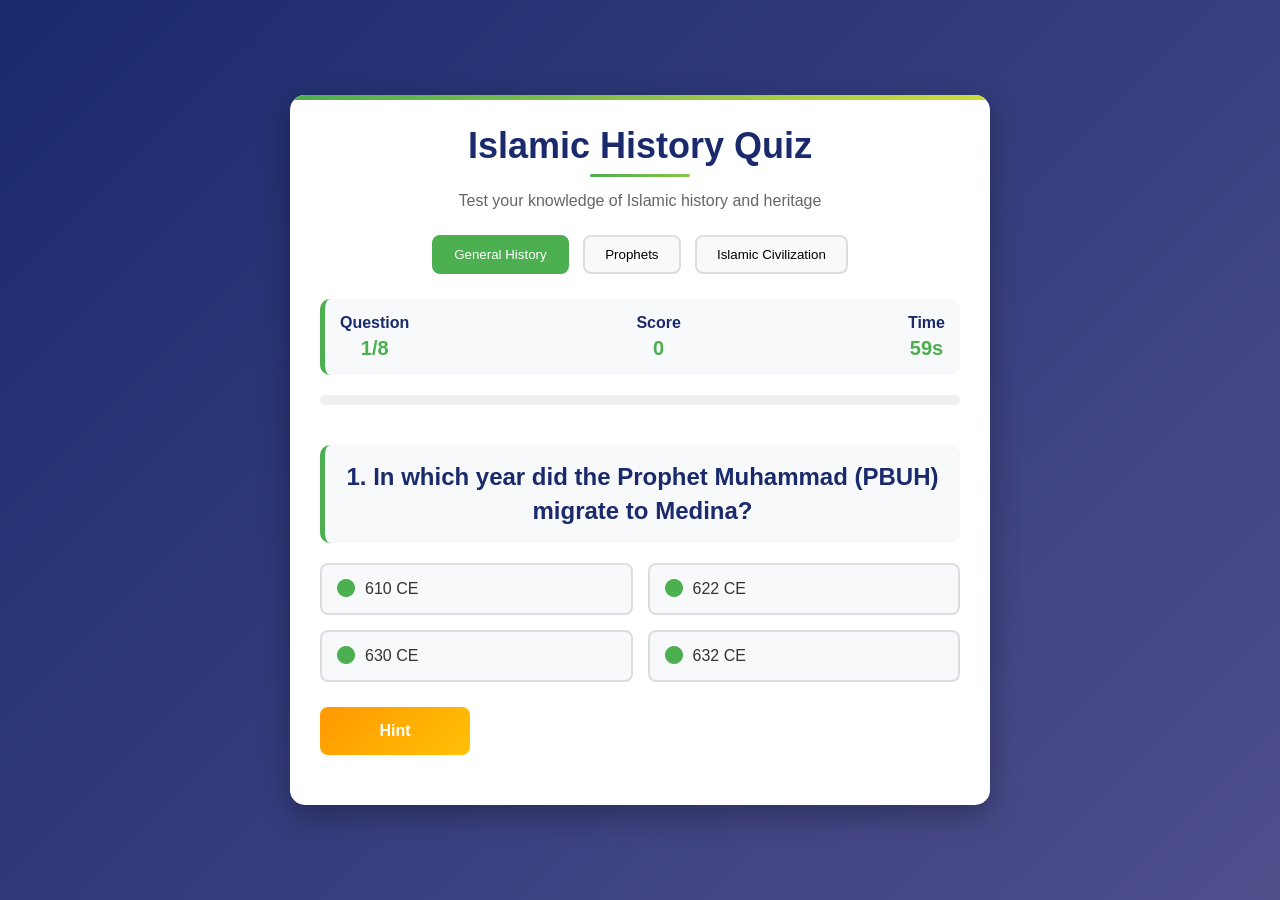
<file: app/index.html>
<!DOCTYPE html>
<html lang="en">
<head>
    <meta charset="UTF-8">
    <meta name="viewport" content="width=device-width, initial-scale=1.0">
    <title>Islamic History Quiz</title>
    <link rel="stylesheet" href="https://cdnjs.cloudflare.com/ajax/libs/font-awesome/6.4.0/css/all.min.css">
   <link rel="stylesheet" href="style.css">
</head>
<body>
   <div class="app">
    <div class="header">
        <h1>Islamic History Quiz</h1>
        <p>Test your knowledge of Islamic history and heritage</p>
    </div>

    <div class="category-selector">
        <button class="category-btn active" data-category="general">General History</button>
        <button class="category-btn" data-category="prophets">Prophets</button>
        <button class="category-btn" data-category="civilization">Islamic Civilization</button>
    </div>

    <div class="quiz-info">
        <div class="info-item">
            <h3>Question</h3>
            <p id="question-number">1/10</p>
        </div>
        <div class="info-item">
            <h3>Score</h3>
            <p id="score">0</p>
        </div>
        <div class="info-item">
            <h3>Time</h3>
            <p id="timer">60s</p>
        </div>
    </div>

    <div class="progress">
        <div class="progress-bar" id="progress-bar"></div>
    </div>

    <div class="hint-container" id="hint-container">
        <p id="hint-text"></p>
    </div>

    <div class="quiz">
        <h2 id="question">Question goes here</h2>
        <div id="answer-buttons">
            <button class="btn"><i class="fas fa-circle"></i>Answer 1</button>
            <button class="btn"><i class="fas fa-circle"></i>Answer 2</button>
            <button class="btn"><i class="fas fa-circle"></i>Answer 3</button>
            <button class="btn"><i class="fas fa-circle"></i>Answer 4</button>
        </div>
        <div class="controls">
            <button id="hint-btn">Hint</button>
            <button id="next-btn">Next</button>
        </div>
    </div>
    <div class="islamic-pattern">
        <i class="fas fa-mosque"></i>
    </div>
   </div>

  <script src="script.js"></script>
</body>
</html>
</file>
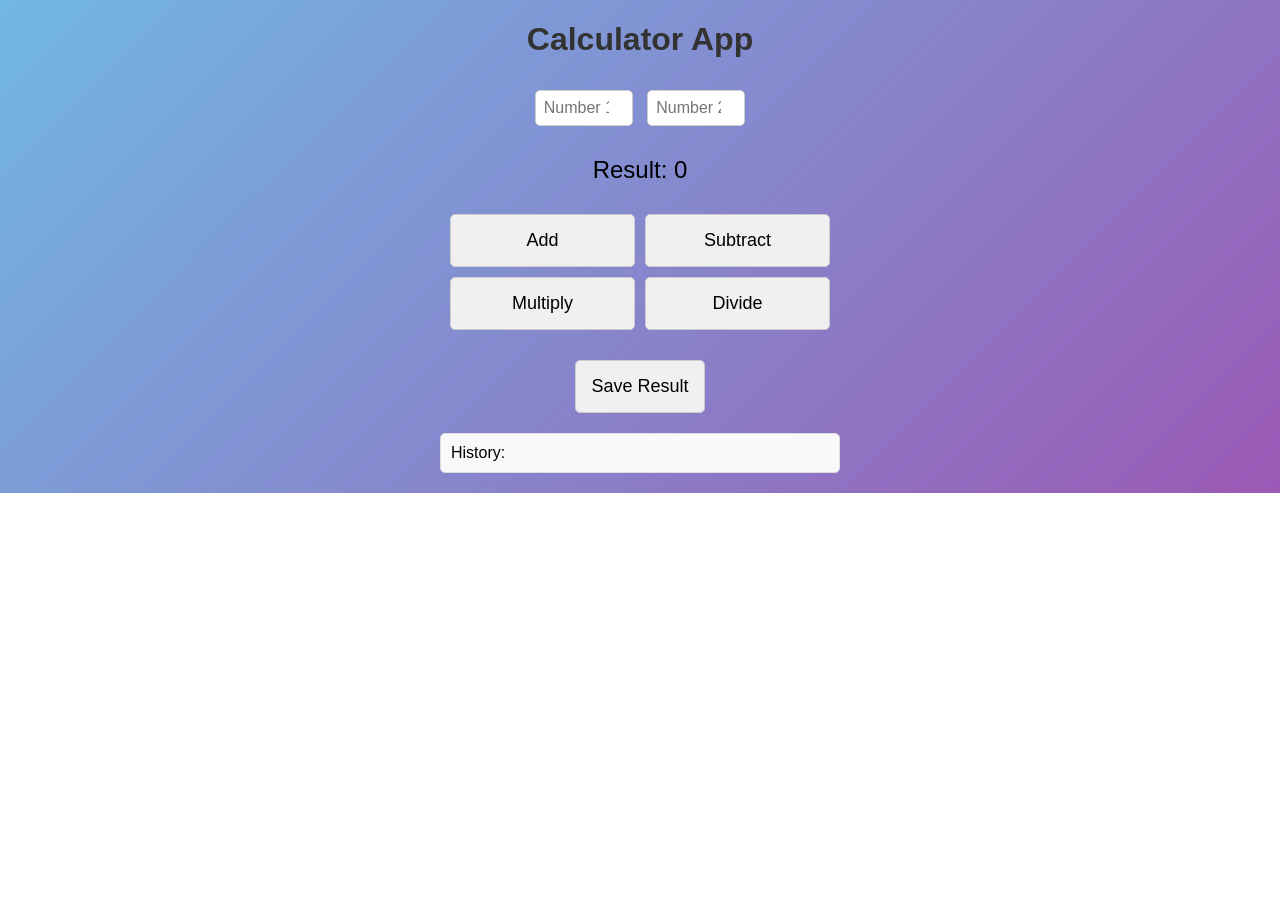
<file: calculater app/index.html>
<!DOCTYPE html>
<html>
  <head>
    <title>Calculator app</title>
    <link rel="stylesheet" href="style.css">
  </head>
  <body>
<h1>Calculator App</h1>
  <div class="inputs">
    <input type="number" id="num1" placeholder="Number 1" step="any">
    <input type="number" id="num2" placeholder="Number 2" step="any">
  </div>
  <div class="display">
    Result: <span id="result-el">0</span>
  </div>
  <div class="buttons">
    <button onclick="calculate({ operation: 'add' })">Add</button>
    <button onclick="calculate({ operation: 'subtract' })">Subtract</button>
    <button onclick="calculate({ operation: 'multiply' })">Multiply</button>
    <button onclick="calculate({ operation: 'divide' })">Divide</button>
  </div>
  <button onclick="save()">Save Result</button>
  <div class="history">
    History: <span id="save-el"></span>
  </div>
  <script src="index.js"></script>
  </body>
  </html>
</file>
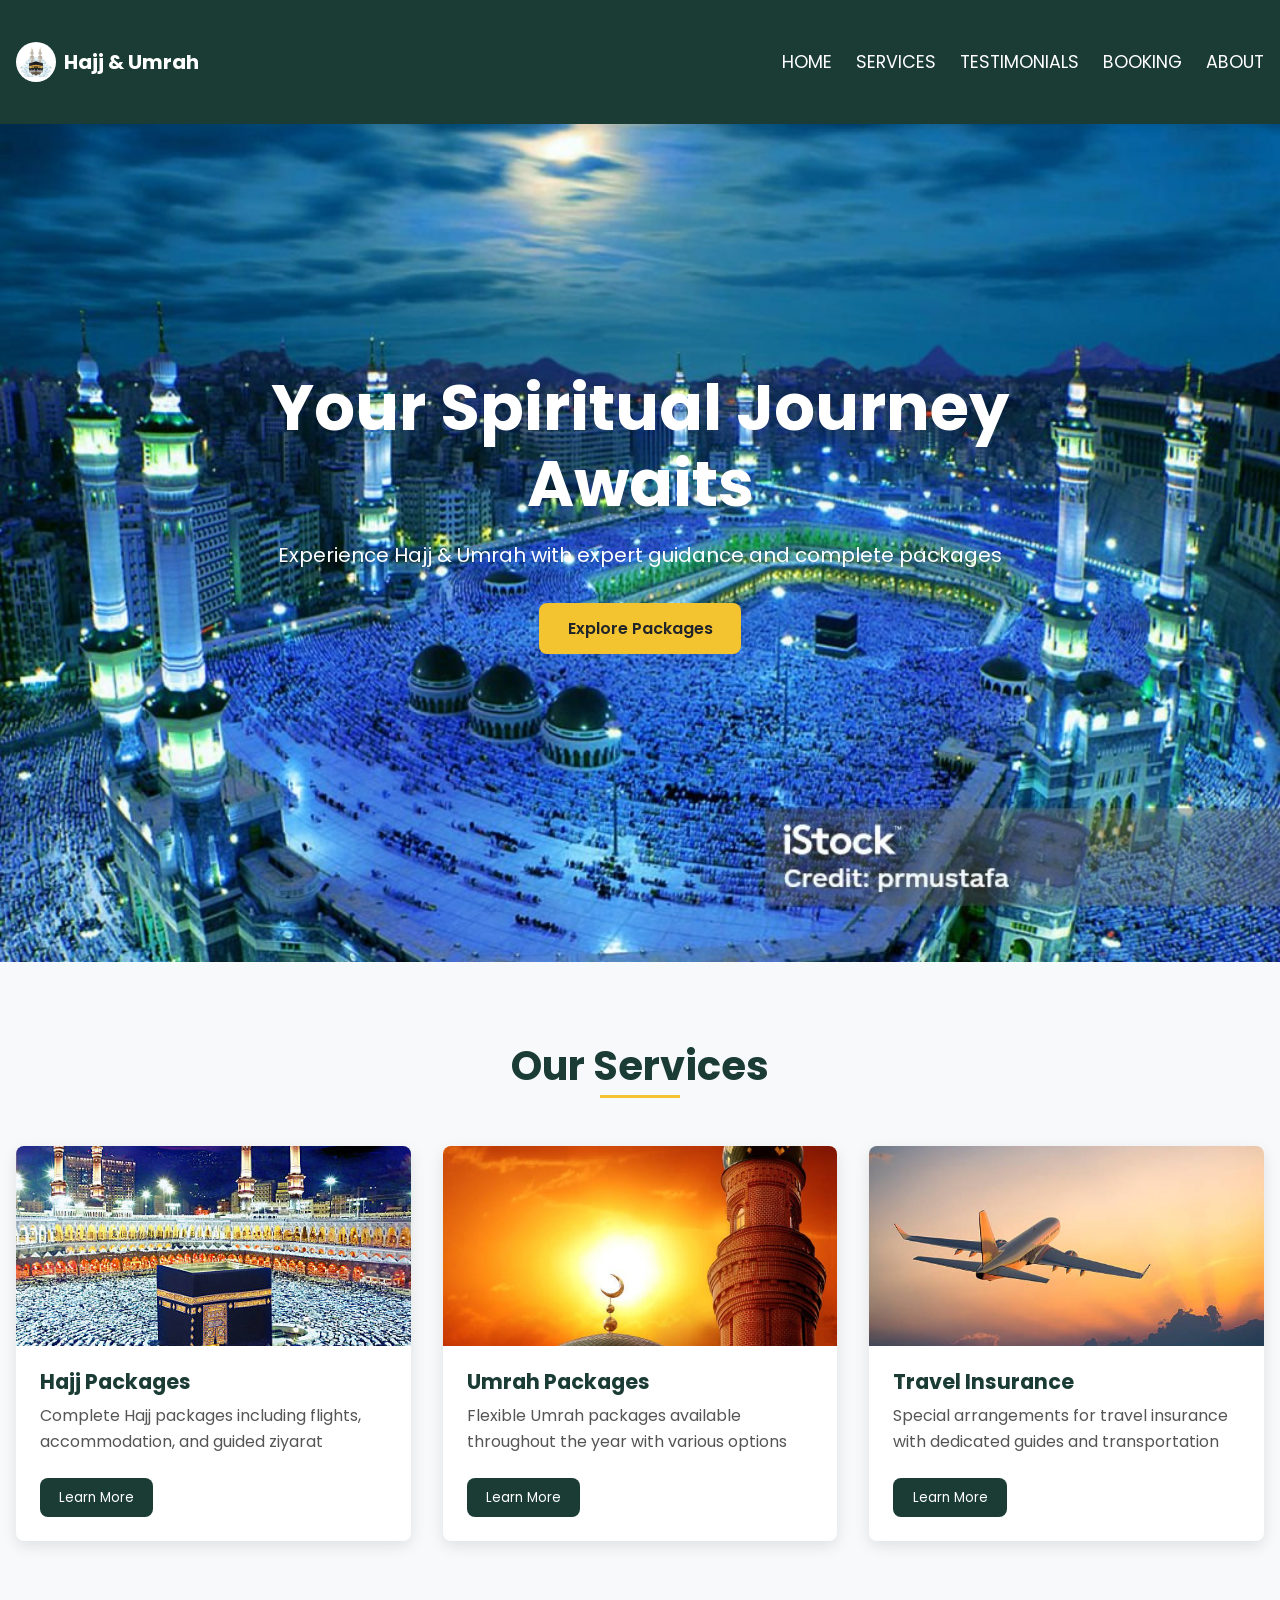
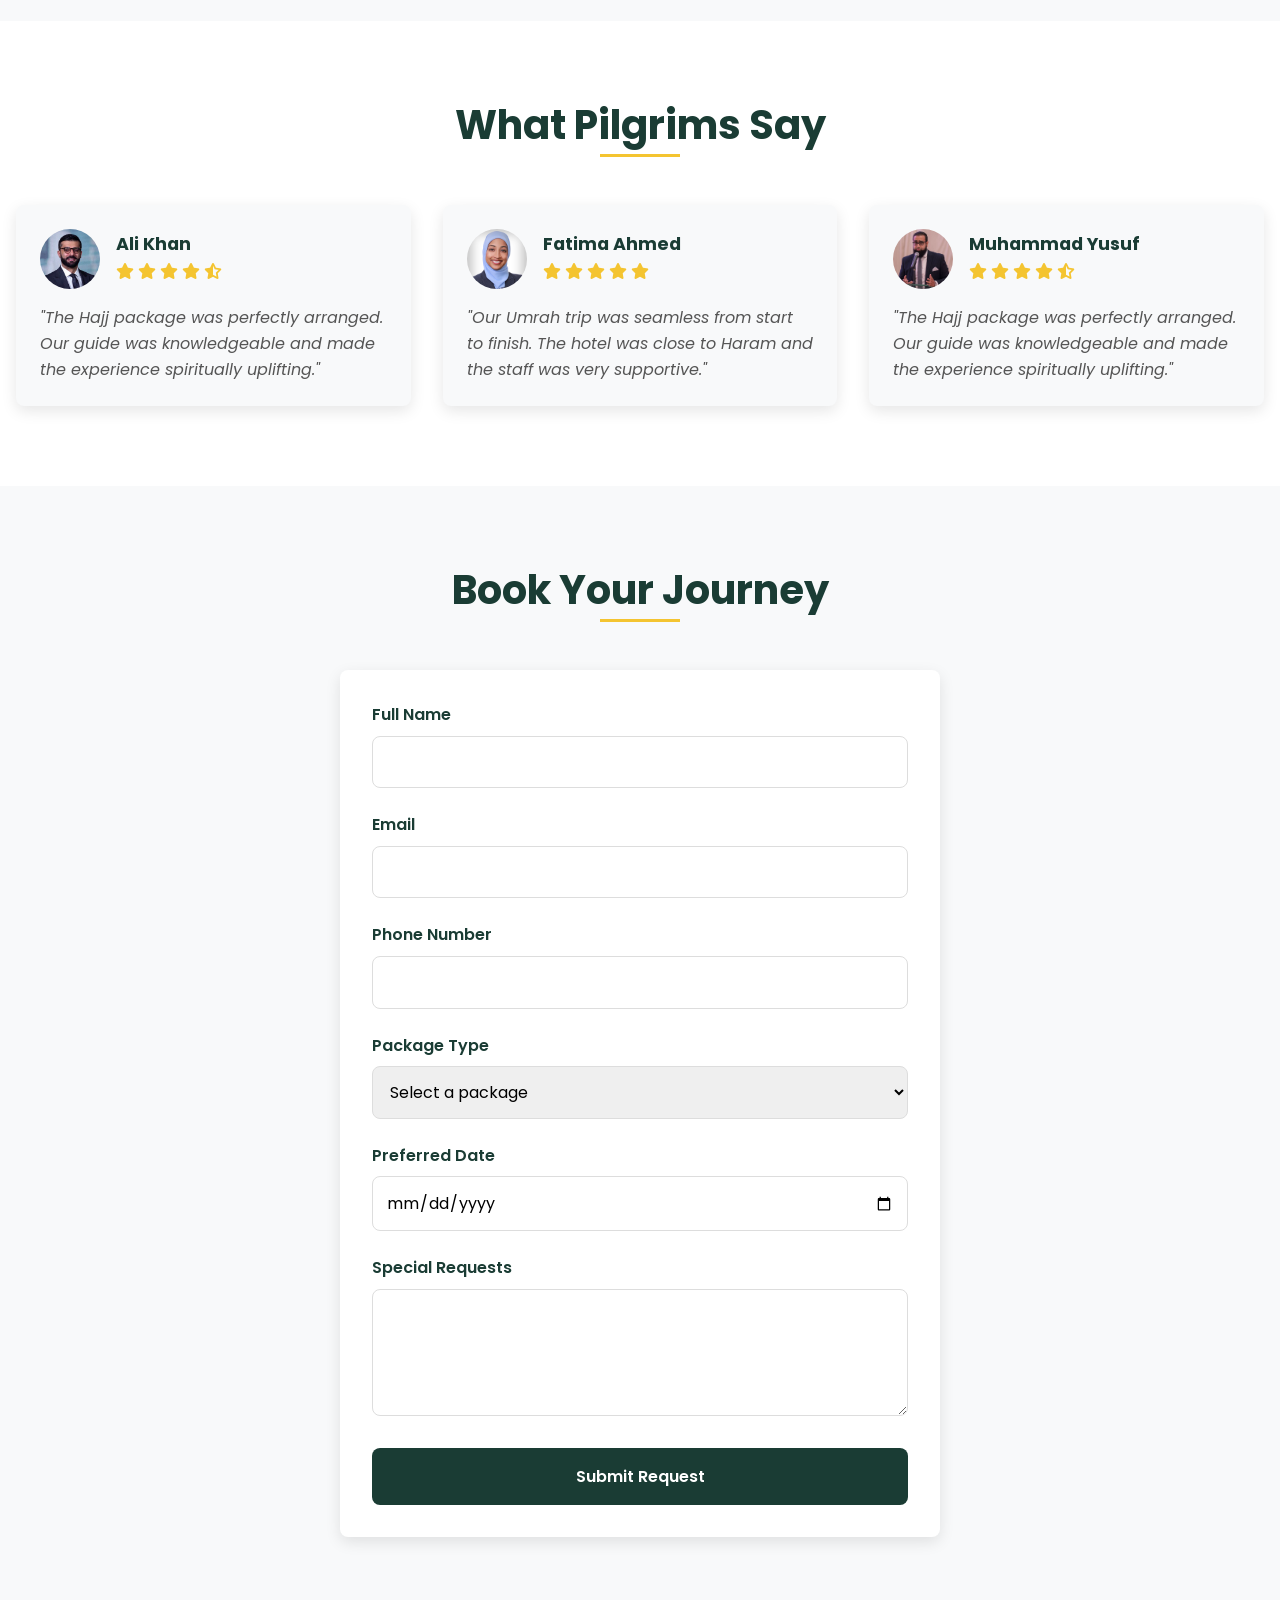
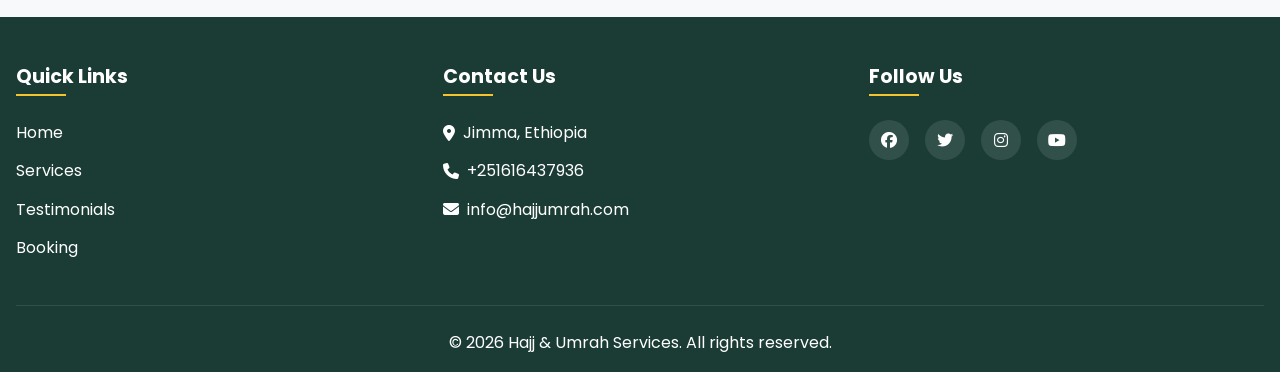
<file: final/index.html>
<!DOCTYPE html>
<html lang="en">
<head>
  <meta charset="UTF-8">
  <meta name="viewport" content="width=device-width, initial-scale=1.0">
  <meta name="description" content="Professional Hajj and Umrah pilgrimage services with complete packages and expert guidance">
  <title>Hajj & Umrah - Spiritual Journey Services</title>
  <link rel="stylesheet" href="https://cdnjs.cloudflare.com/ajax/libs/font-awesome/6.4.0/css/all.min.css">
  <link rel="preconnect" href="https://fonts.googleapis.com">
  <link rel="preconnect" href="https://fonts.gstatic.com" crossorigin>
  <link href="https://fonts.googleapis.com/css2?family=Poppins:wght@100;300;500;700;900&display=swap" rel="stylesheet">
  <link rel="stylesheet" href="style.css">
  <link rel="icon" href="images/illustration-of-kaaba-vector.jpg" type="image/png">
</head>
<body>
  <!-- Header Section -->
  <header class="header">
    <nav class="nav-container" aria-label="Main navigation">
      <div class="logo">
        <a href="index.html" aria-label="Home page">
          <img src="images/illustration-of-kaaba-vector.jpg" alt="Kaaba logo" width="40" height="40">
        </a>
        <h1>Hajj & Umrah</h1>
      </div>
      <button class="hamburger" aria-label="Toggle menu" aria-expanded="false">
        <i class="fa fa-bars"></i>
      </button>
      <div class="nav-links" id="navLinks">
        <button class="close-icon" aria-label="Close menu">
          <i class="fa fa-times"></i>
        </button>
        <ul>
          <li><a href="#home" class="nav-link">HOME</a></li>
          <li><a href="#services" class="nav-link">SERVICES</a></li>
          <li><a href="#testimonials" class="nav-link">TESTIMONIALS</a></li>
          <li><a href="#booking" class="nav-link">BOOKING</a></li>
          <li><a href="#about" class="nav-link">ABOUT</a></li>
        </ul>
      </div>
    </nav>
  </header>

  <!-- Hero Section -->
  <section class="hero" id="home">
    <div class="hero-content">
      <h2>Your Spiritual Journey Awaits</h2>
      <p>Experience Hajj & Umrah with expert guidance and complete packages</p>
      <a href="#services" class="hero-btn">Explore Packages</a>
    </div>
  </section>

  <!-- Services Section -->
  <section class="services" id="services">
    <h2 class="section-title">Our Services</h2>
    <div class="services-container">
      <div class="service-card">
        <img src="images/kaaba.jpg" alt="Hajj Package" loading="lazy">
        <div class="service-content">
          <h3>Hajj Packages</h3>
          <p>Complete Hajj packages including flights, accommodation, and guided ziyarat</p>
          <button class="service-btn" data-service="hajj">Learn More</button>
        </div>
      </div>
      <div class="service-card">
        <img src="images/umrah.jpg" alt="Umrah Package" loading="lazy">
        <div class="service-content">
          <h3>Umrah Packages</h3>
          <p>Flexible Umrah packages available throughout the year with various options</p>
          <button class="service-btn" data-service="umrah">Learn More</button>
        </div>
      </div>
      <div class="service-card">
        <img src="images/travel.jpg" alt="travel insuranse" loading="lazy">
        <div class="service-content">
          <h3>Travel Insurance</h3>
          <p>Special arrangements for travel insurance with dedicated guides and transportation</p>
          <button class="service-btn" data-service="travel">Learn More</button>
        </div>
      </div>
    </div>
  </section>

  <!-- Testimonials Section -->
  <section class="testimonials" id="testimonials">
    <h2 class="section-title">What Pilgrims Say</h2>
    <div class="testimonials-container">
      <div class="testimonial-card">
        <div class="testimonial-header">
          <img src="images/ali.jpg" alt="Ali Khan" loading="lazy">
          <div class="testimonial-info">
            <h3>Ali Khan</h3>
            <div class="rating">
              <i class="fas fa-star"></i>
              <i class="fas fa-star"></i>
              <i class="fas fa-star"></i>
              <i class="fas fa-star"></i>
              <i class="fas fa-star-half-alt"></i>
            </div>
          </div>
        </div>
        <p>"The Hajj package was perfectly arranged. Our guide was knowledgeable and made the experience spiritually uplifting."</p>
      </div>
      <div class="testimonial-card">
        <div class="testimonial-header">
          <img src="images/fatima.jpg" alt="Fatima Ahmed" loading="lazy">
          <div class="testimonial-info">
            <h3>Fatima Ahmed</h3>
            <div class="rating">
              <i class="fas fa-star"></i>
              <i class="fas fa-star"></i>
              <i class="fas fa-star"></i>
              <i class="fas fa-star"></i>
              <i class="fas fa-star"></i>
            </div>
          </div>
        </div>
        <p>"Our Umrah trip was seamless from start to finish. The hotel was close to Haram and the staff was very supportive."</p>
      </div>
      <div class="testimonial-card">
        <div class="testimonial-header">
          <img src="images/muhammad.jpg" alt="Muhammad Yusuf" loading="lazy">
          <div class="testimonial-info">
            <h3>Muhammad Yusuf</h3>
            <div class="rating">
              <i class="fas fa-star"></i>
              <i class="fas fa-star"></i>
              <i class="fas fa-star"></i>
              <i class="fas fa-star"></i>
              <i class="fas fa-star-half-alt"></i>
            </div>
          </div>
        </div>
        <p>"The Hajj package was perfectly arranged. Our guide was knowledgeable and made the experience spiritually uplifting."</p>
      </div>
    </div>
  </section>

  <!-- Booking Section -->
  <section class="booking" id="booking">
    <h2 class="section-title">Book Your Journey</h2>
    <form id="bookingForm" class="booking-form">
      <div class="form-group">
        <label for="fullName">Full Name</label>
        <input type="text" id="fullName" name="fullName" required>
      </div>
      <div class="form-group">
        <label for="email">Email</label>
        <input type="email" id="email" name="email" required>
      </div>
      <div class="form-group">
        <label for="phone">Phone Number</label>
        <input type="tel" id="phone" name="phone" required>
      </div>
      <div class="form-group">
        <label for="package">Package Type</label>
        <select id="package" name="package" required>
          <option value="">Select a package</option>
          <option value="hajj">Hajj Package</option>
          <option value="umrah">Umrah Package</option>
          <option value="group">Travel Insurance</option>
        </select>
      </div>
      <div class="form-group">
        <label for="date">Preferred Date</label>
        <input type="date" id="date" name="date" required>
      </div>
      <div class="form-group">
        <label for="message">Special Requests</label>
        <textarea id="message" name="message" rows="4"></textarea>
      </div>
      <button type="submit" class="submit-btn">
        <span class="btn-text">Submit Request</span>
        <span class="loading-icon"><i class="fas fa-spinner fa-spin"></i></span>
      </button>
    </form>
  </section>

  <!-- Footer Section -->
  <footer class="footer" id="about">
    <div class="footer-container">
      <div class="footer-section">
        <h3>Quick Links</h3>
        <ul>
          <li><a href="#home">Home</a></li>
          <li><a href="#services">Services</a></li>
          <li><a href="#testimonials">Testimonials</a></li>
          <li><a href="#booking">Booking</a></li>
        </ul>
      </div>
      <div class="footer-section">
        <h3>Contact Us</h3>
        <p><i class="fas fa-map-marker-alt"></i> Jimma, Ethiopia</p>
        <p><i class="fas fa-phone"></i> +251616437936</p>
        <p><i class="fas fa-envelope"></i> info@hajjumrah.com</p>
      </div>
      <div class="footer-section">
        <h3>Follow Us</h3>
        <div class="social-links">
          <a href="#" aria-label="Facebook"><i class="fab fa-facebook"></i></a>
          <a href="#" aria-label="Twitter"><i class="fab fa-twitter"></i></a>
          <a href="#" aria-label="Instagram"><i class="fab fa-instagram"></i></a>
          <a href="#" aria-label="YouTube"><i class="fab fa-youtube"></i></a>
        </div>
      </div>
    </div>
    <div class="footer-bottom">
      <p>&copy; <span id="currentYear"></span> Hajj & Umrah Services. All rights reserved.</p>
    </div>
  </footer>

  <script src="index.js"></script>
</body>
</html>
</file>
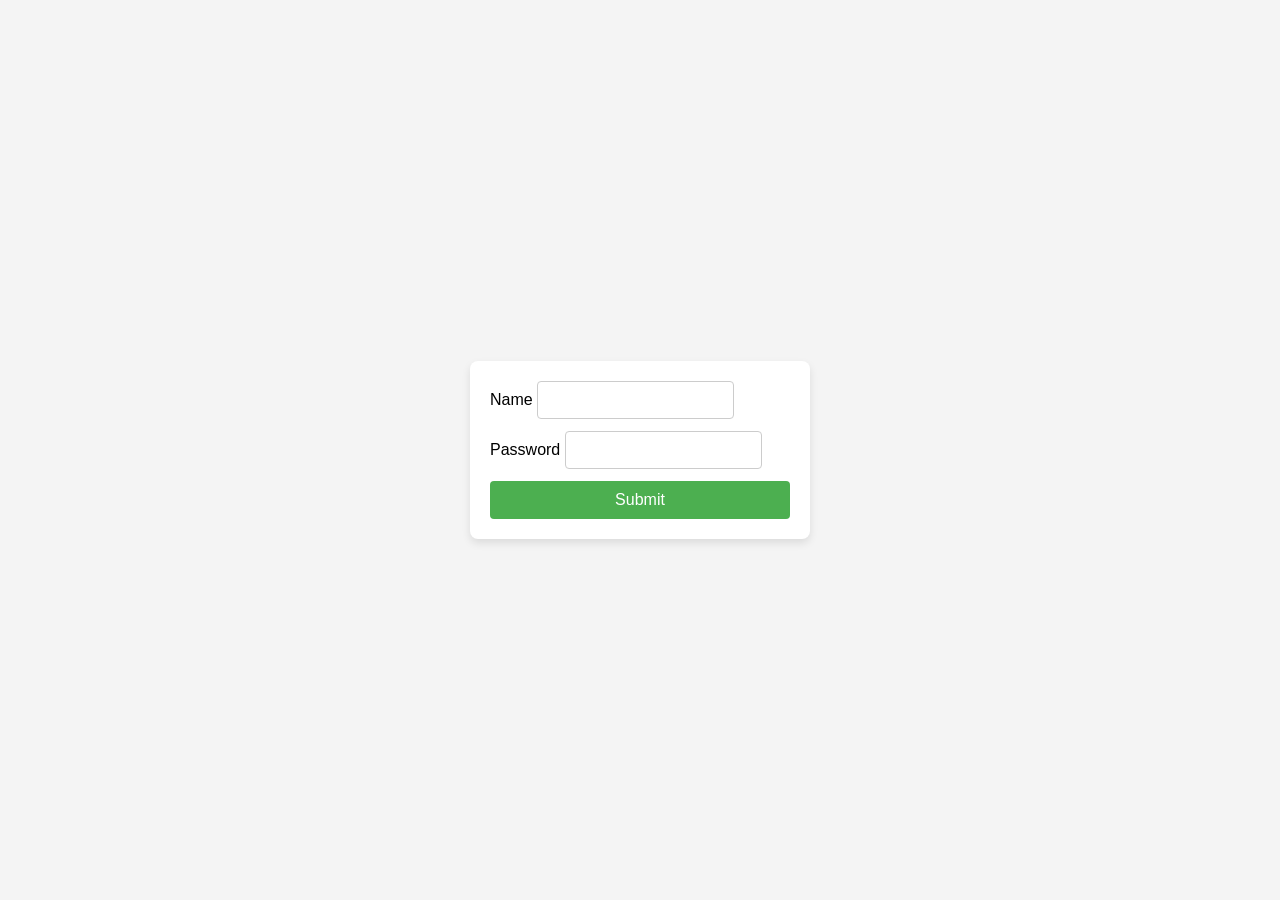
<file: form validation/index.html>
<!DOCTYPE html>
<html lang="en">
<head>
    <meta charset="UTF-8">
    <meta name="viewport" content="width=device-width, initial-scale=1.0">
    <title>Form Validation</title>
    
    <link rel="stylesheet" href="style.css">
</head>
<body>

    
    <div id="error"></div>

    
    <form id="form" method="GET">
        <div>
            <label for="name">Name</label>
            <input type="text" id="name" name="name">
        </div>
        <div>
            <label for="password">Password</label> 
            <input type="password" id="password" name="password">
        </div>
        <button type="submit">Submit</button>
    </form>

   
    <script src="index.js"></script>
</body>
</html>
</file>
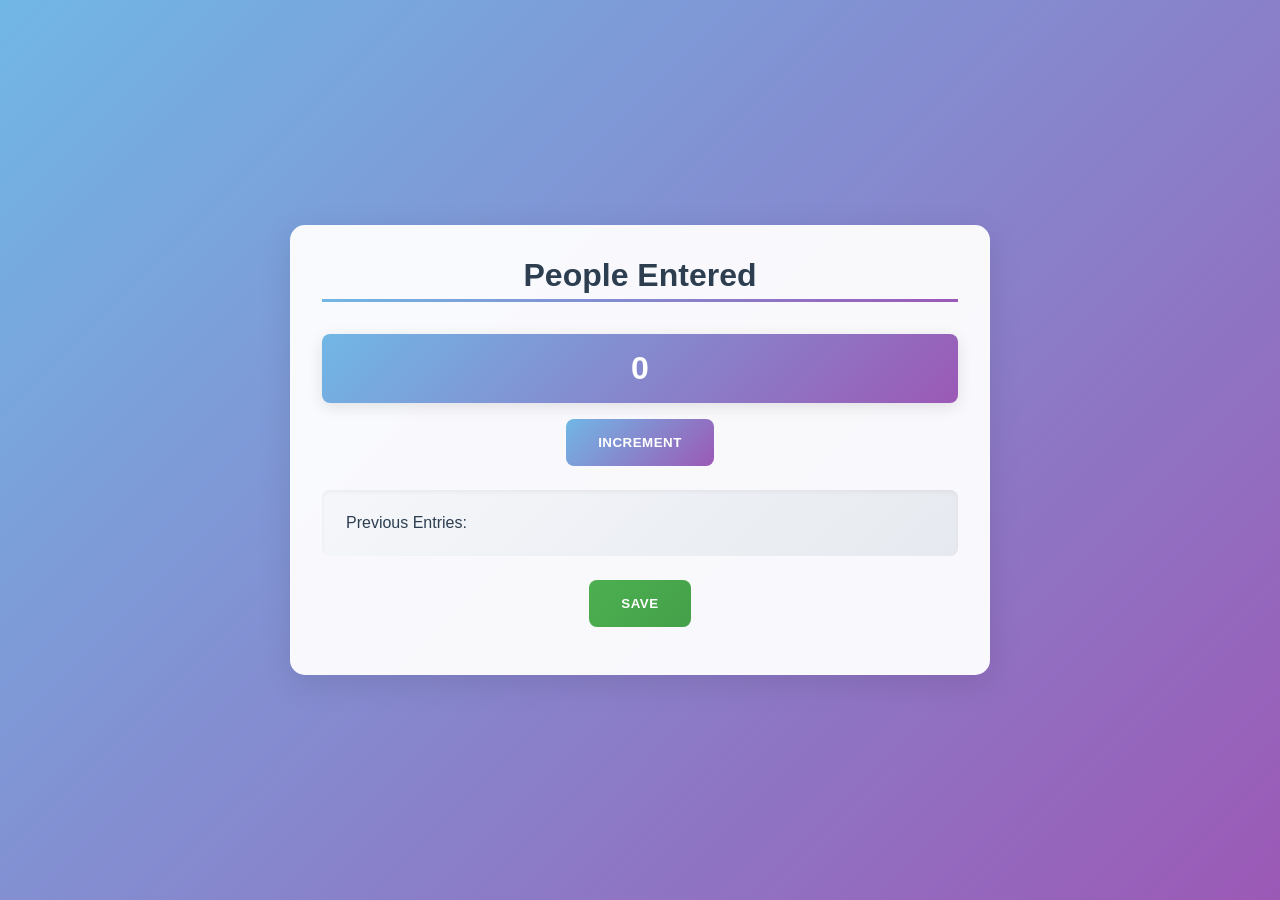
<file: project-1/index.html>
<head>
    <meta charset="UTF-8"> 
    <meta name="viewport" content="width=device-width, initial-scale=1.0">
    <meta http-equiv="X-UA-Compatible" content="IE=edge"> 
    <meta name="description" content="An enhanced counter app to track the number of people entered and save the entries."> 
    <meta name="author" content="Shi'era frontend developer"> 
    <meta name="keywords" content="counter, increment, save, tracker, people counter">
    <title>Enhanced Counter App</title>
    <link rel="stylesheet" href="style.css">
  </head>
  <body>
    <div class="container" id="container">
      <h1>People Entered</h1>
      <h2 id="count-el">0</h2>
      <button class="increment-btn"
      onclick="increment()">Increment</button>
      <P id="save-el">Previous Entries: </p>
      <button class="save-btn" onclick="save()"><span>Save</span></button>
    </div>
    <script src="index.js"></script>
  </body>
</html>
</file>
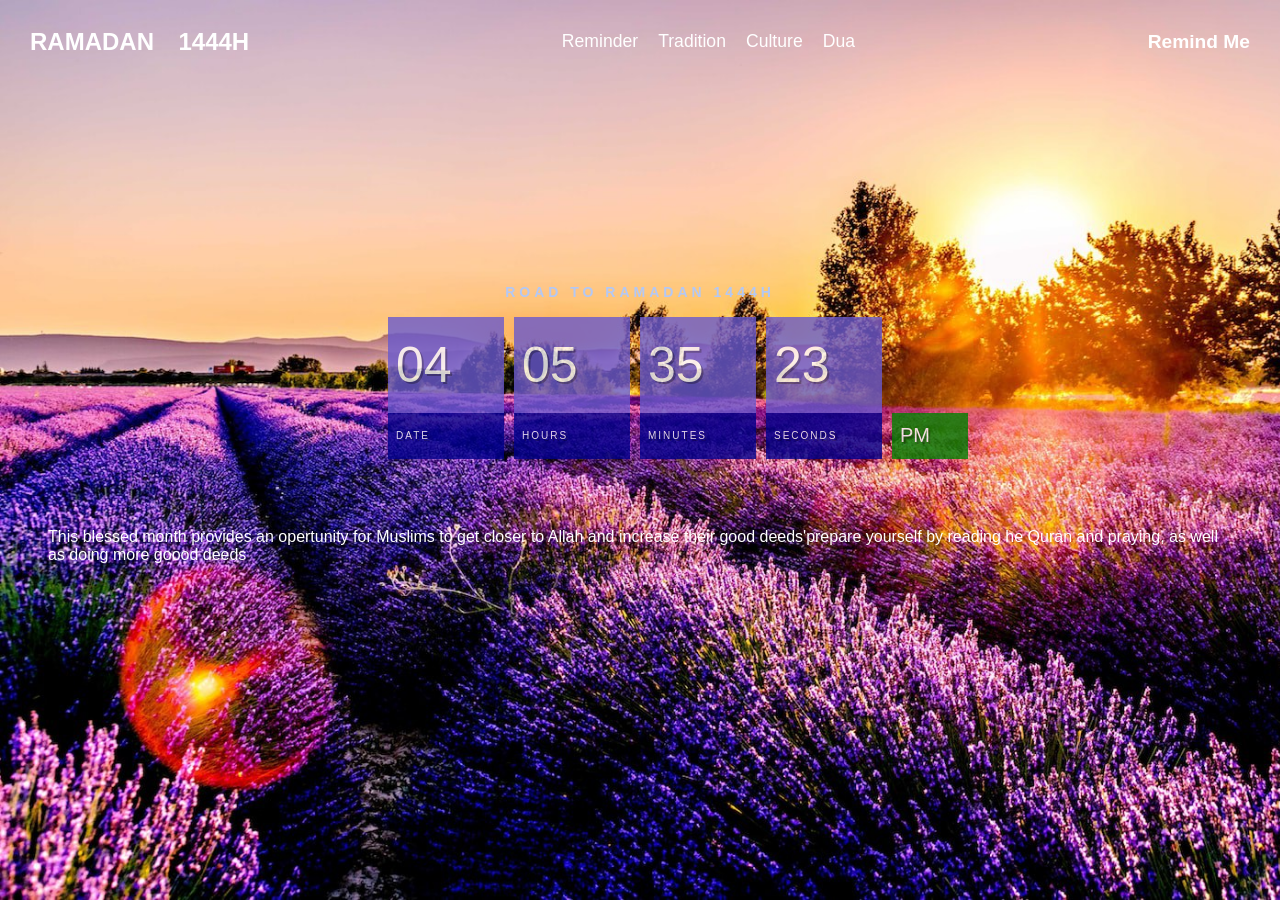
<file: project-5/index.html>
<!DOCTYPE html>
<html lang="en">
<head>
    <meta charset="UTF-8">
    <meta http-equiv="X-UA-Compatible" content="ie=edge">
    <meta name="viewport" content="width=device-width, initial-scale=1.0">
    <title>Digital Clock</title>
    <link rel="stylesheet" href="style.css">
</head>
<body>
    <header>
        <nav class="nav">
            <div class="logo">
                <span>RAMADAN</span>
                <span>1444H</span>
            </div>
            <div class="links">
                <ul>
                    <li><span>Reminder</span></li>
                    <li><span>Tradition</span></li>
                    <li><span>Culture</span></li>
                    <li><span>Dua</span></li>
                </ul>
            </div>
            <div class="reminder">
                <span>Remind Me</span>
            </div>
        </nav>
    </header>
    
 <h2>ROAD TO RAMADAN 1444H</h2>  
 <div class="clock">
    <div>
        <span id="day">00</span>
        <span class="text">Date</span>

    </div>
    <div>
        <span id="hour">00</span>
        <span class="text">Hours</span>

    </div>
    <div>
        <span id="minutes">00</span>
        <span class="text">Minutes</span>

    </div>
    <div>
        <span id="seconds">00</span>
        <span class="text">Seconds</span>

    </div>
    <div>
        <span id="ampm">AM</span>
        

    </div>
</div>
<p>This blessed month provides an opertunity for Muslims
 to get closer to Allah and increase their good deeds'prepare yourself by reading 
    he Quran and praying, as well as doing more goood deeds </p>
 <script src="index.js"></script>
 


</body>
</html>
</file>
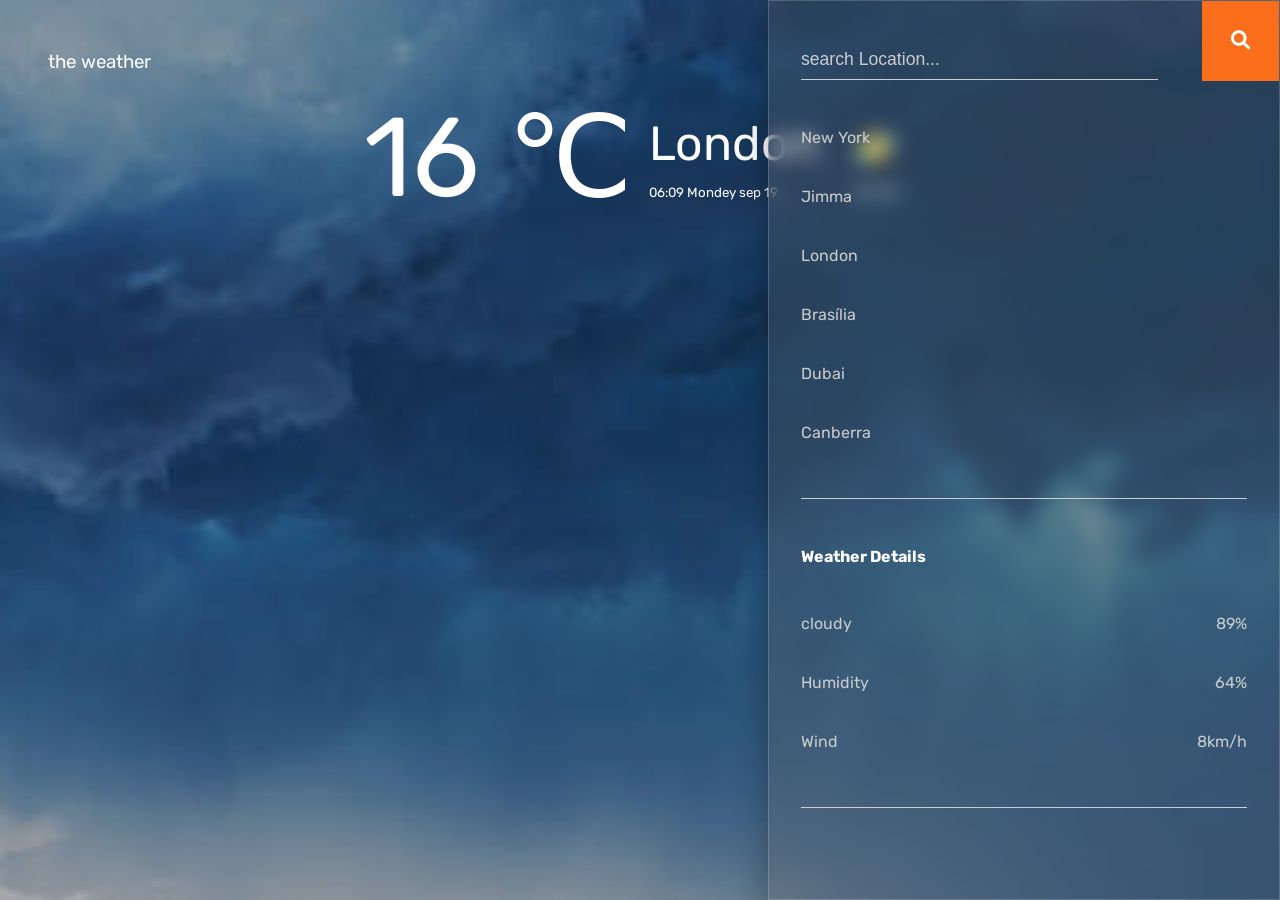
<file: weather app/index.html>
<!DOCTYPE html>
<html lang="en">
<head>
    <meta charset="UTF-8">
    <meta name="viewport" content="width=device-width, initial-scale=1.0">
    <link rel="stylesheet" href="style.css">
    <link href="https://fonts.googleapis.com/css2?family=Rubik:ital,wght@0,300..900;1,300..900&display=swap"
        rel="stylesheet">
    <title>Interactive weather app</title>
    <link rel="stylesheet" href="https://cdnjs.cloudflare.com/ajax/libs/font-awesome/6.0.0/css/all.min.css">
</head>
<body>
    <div class="weather-app">
        <div class="container">
            <h3 class="brand">the weather</h3>
            <div>
              
                <h1 class="temp">16 &#x2103;</h1>
                <div class="city-time">
                    <h1 class="name">London</h1>
                    <small>
                        <span class="time">06:09</span>
                        <span class="date">
                            Mondey sep 19
                        </span>
                    </small>
                </div>
                <div class="weather">
                    <img src="images/partly-cloudy.png" alt="partly-cloudy" width="50"
                    height="50"/>
                    <span class="condition">cloudy</span>

                </div>
            </div>
        </div>
        <div class="panel">
            <form action="" id="locationInput">
             <input type="text" class="search" placeholder="search Location...">
             <button type="submit" class="submit">
                <i class="fas fa-search"></i>
             </button>   
            </form>
            <ul class="cities">
                <li class="city">New York</li>
                <li class="city">Jimma</li>
                <li class="city">London </li>
                <li class="city">Brasília</li>
                <li class="city">Dubai</li>
                <li class="city">Canberra</li>
            </ul>
            <ul class="details">
                <h4>Weather Details</h4>
                <li>
                   <span>cloudy</span> 
                   <span class="cloud">89%</span>
                </li>
                <li>
                    <span>Humidity</span>
                    <span class="humidity">64%</span>
                </li>
                <li>
                    <span>Wind</span>
                    <span class="wind">8km/h</span>
                </li>
            </ul>
        </div>
    </div>
    <script src="index.js"></script>
</body>
</html>
</file>
<file: app/style.css>
* {
            margin: 0;
            padding: 0;
            box-sizing: border-box;
            font-family: 'Segoe UI', Tahoma, Geneva, Verdana, sans-serif;
        }

        body {
            background: linear-gradient(135deg, #1a2a6c, #4f4f8c);
            min-height: 100vh;
            display: flex;
            justify-content: center;
            align-items: center;
            padding: 20px;
            color: #333;
        }

        .app {
            background-color: #fff;
            width: 90%;
            max-width: 700px;
            border-radius: 15px;
            padding: 30px;
            box-shadow: 0 10px 30px rgba(0, 0, 0, 0.3);
            position: relative;
            overflow: hidden;
        }

        .app::before {
            content: '';
            position: absolute;
            top: 0;
            left: 0;
            width: 100%;
            height: 5px;
            background: linear-gradient(90deg, #4CAF50, #8BC34A, #CDDC39);
        }

        .header {
            text-align: center;
            margin-bottom: 20px;
            position: relative;
        }

        .header h1 {
            color: #1a2a6c;
            margin-bottom: 10px;
            font-size: 36px;
            position: relative;
            display: inline-block;
        }

        .header h1::after {
            content: '';
            position: absolute;
            bottom: -10px;
            left: 50%;
            transform: translateX(-50%);
            width: 100px;
            height: 3px;
            background: linear-gradient(135deg, #4CAF50, #8BC34A);
            border-radius: 3px;
        }

        .header p {
            color: #666;
            font-size: 16px;
            margin-top: 15px;
        }

        .quiz-info {
            display: flex;
            justify-content: space-between;
            margin-bottom: 20px;
            background: #f8f9fa;
            padding: 15px;
            border-radius: 10px;
            border-left: 5px solid #4CAF50;
        }

        .info-item {
            text-align: center;
        }

        .info-item h3 {
            color: #1a2a6c;
            font-size: 16px;
            margin-bottom: 5px;
        }

        .info-item p {
            color: #4CAF50;
            font-weight: bold;
            font-size: 20px;
        }

        .quiz {
            padding: 20px 0;
        }

        #question {
            font-size: 24px;
            color: #1a2a6c;
            margin-bottom: 20px;
            text-align: center;
            font-weight: 600;
            line-height: 1.4;
            padding: 15px;
            background-color: #f8f9fa;
            border-radius: 10px;
            border-left: 5px solid #4CAF50;
        }

        #answer-buttons {
            display: grid;
            grid-template-columns: 1fr 1fr;
            gap: 15px;
            margin-bottom: 25px;
        }

        .btn {
            background-color: #f8f9fa;
            color: #333;
            border: 2px solid #ddd;
            border-radius: 8px;
            padding: 15px;
            font-size: 16px;
            cursor: pointer;
            transition: all 0.3s ease;
            text-align: left;
            display: flex;
            align-items: center;
        }

        .btn:hover:not([disabled]) {
            background-color: #e9ecef;
            transform: translateY(-2px);
            box-shadow: 0 4px 8px rgba(0, 0, 0, 0.1);
            border-color: #4CAF50;
        }

        .btn:disabled {
            cursor: no-drop;
        }

        .btn i {
            margin-right: 10px;
            font-size: 18px;
            color: #4CAF50;
        }.controls {
            display: flex;
            justify-content: space-between;
            align-items: center;
        }

        #next-btn {
            background: linear-gradient(135deg, #4CAF50, #8BC34A);
            color: #fff;
            font-weight: 600;
            width: 150px;
            border: none;
            padding: 15px;
            border-radius: 8px;
            cursor: pointer;
            transition: all 0.3s ease;
            font-size: 16px;
        }

        #next-btn:hover {
            transform: translateY(-2px);
            box-shadow: 0 4px 12px rgba(76, 175, 80, 0.4);
        }

        #hint-btn {
            background: linear-gradient(135deg, #FF9800, #FFC107);
            color: #fff;
            font-weight: 600;
            width: 150px;
            border: none;
            padding: 15px;
            border-radius: 8px;
            cursor: pointer;
            transition: all 0.3s ease;
            font-size: 16px;
        }

        #hint-btn:hover {
            transform: translateY(-2px);
            box-shadow: 0 4px 12px rgba(255, 152, 0, 0.4);
        }

        .correct {
            background-color: #d4edda;
            border-color: #28a745;
            color: #155724;
        }

        .incorrect {
            background-color: #f8d7da;
            border-color: #dc3545;
            color: #721c24;
        }

        .score-container {
            text-align: center;
            padding: 20px;
        }

        .score-container h2 {
            font-size: 28px;
            margin-bottom: 15px;
            color: #1a2a6c;
        }

        .score-container p {
            font-size: 18px;
            margin-bottom: 20px;
        }

        .progress {
            height: 10px;
            background-color: #f0f0f0;
            border-radius: 5px;
            margin-bottom: 20px;
            overflow: hidden;
        }

        .progress-bar {
            height: 100%;
            background: linear-gradient(135deg, #4CAF50, #8BC34A);
            border-radius: 5px;
            transition: width 0.3s ease;
        }

        .hidden {
            display: none;
        }

        .islamic-pattern {
            position: absolute;
            bottom: 10px;
            right: 10px;
            opacity: 0.1;
            font-size: 100px;
            z-index: -1;
        }

        .hint-container {
            background-color: #FFF3CD;
            border-left: 5px solid #FFC107;
            padding: 15px;
            border-radius: 8px;
            margin-bottom: 20px;
            display: none;
        }

        .hint-container p {
            color: #856404;
            font-size: 16px;
        }

        .category-selector {
            text-align: center;
            margin-bottom: 20px;
        }

        .category-btn {
            background: #f8f9fa;
            border: 2px solid #ddd;
            padding: 10px 20px;
            margin: 5px;
            border-radius: 8px;
            cursor: pointer;
            transition: all 0.3s;
        }

        .category-btn.active {
            background: #4CAF50;
            color: white;
            border-color: #4CAF50;
        }

        @media (max-width: 768px) {
            #answer-buttons {
                grid-template-columns: 1fr;
            }
            
            .app {
                padding: 20px;
            }
            
            #question {
                font-size: 20px;
            }
            
            .header h1 {
                font-size: 30px;
            }
            
            .controls {
                flex-direction: column;
                gap: 10px;
            }
            
            #next-btn, #hint-btn {
                width: 100%;
            }.quiz-info {
                flex-direction: column;
                gap: 10px;
            }
        }
</file>
<file: calculater app/style.css>
body {
    font-family: Arial, sans-serif;
    max-width: 400px;
    margin: 20px auto;
    text-align: center;
    background: linear-gradient(135deg, #71b7e6, #9b59b6);
    background-repeat: no-repeat;
    background-size: cover;
  }
  
  h1 {
    color: #333;
  }
  
  .display {
    margin: 20px 0;
    font-size: 24px;
  }
  
  .inputs {
    margin-bottom: 20px;
    padding: 10px;
  }
  
  input[type="number"] {
    padding: 8px;
    width: 80px;
    margin: 0 5px;
    font-size: 16px;
    border-radius: 5px;
    border: 1px solid #ccc;
    transition: border-color 0.3s ease;
  }
  
  input[type="number"]:focus {
    outline: none;
    border-color: #9b59b6;
  }
  
  .buttons {
    display: grid;
    grid-template-columns: repeat(2, 1fr);
    gap: 10px;
    margin-bottom: 20px;
    padding: 10px;
  }
  
  button {
    padding: 15px;
    font-size: 18px;
    cursor: pointer;
    background-color: #f0f0f0;
    border: 1px solid #ccc;
    border-radius: 5px;
    transition: background-color 0.3s ease, transform 0.1s ease;
  }
  
  button:hover {
    background-color: #e0e0e0;
    transform: translateY(-2px);
  }
  
  button:active {
    background-color: #d0d0d0;
    transform: translateY(1px);
  }
  
  .history {
    text-align: left;
    font-size: 16px;
    word-wrap: break-word;
    padding: 10px;
    background-color: #f9f9f9;
    border-radius: 5px;
    border: 1px solid #ddd;
    margin-top: 20px;
  }
</file>
<file: final/style.css>
:root {
    --primary-color: #1a3c34;
    --secondary-color: #f4c430;
    --accent-color: #006241;
    --light-color: #f8f9fa;
    --dark-color: #212529;
    --text-color: #333;
    --white: #ffffff;
    --transition: all 0.3s ease;
    --box-shadow: 0 5px 15px rgba(0, 0, 0, 0.1);
    --border-radius: 8px;
  }
  
  * {
    margin: 0;
    padding: 0;
    box-sizing: border-box;
  }
  
  html {
    scroll-behavior: smooth;
    font-size: 16px;
  }
  
  body {
    font-family: 'Poppins', sans-serif;
    line-height: 1.6;
    color: var(--text-color);
    background-color: var(--light-color);
    overflow-x: hidden;
  }
  
  h1, h2, h3, h4 {
    line-height: 1.2;
    font-weight: 700;
  }
  
  a {
    text-decoration: none;
    color: inherit;
  }
  
  img {
    max-width: 100%;
    height: auto;
    display: block;
  }
  
  ul {
    list-style: none;
  }
  
  button, input, textarea, select {
    font-family: inherit;
  }
  
  .container {
    width: 100%;
    max-width: 1200px;
    margin: 0 auto;
    padding: 0 1rem;
  }
  
  /* Header Styles */
  .header {
    background-color: var(--primary-color);
    color: var(--white);
    padding: 1rem 0;
    position: fixed;
    width: 100%;
    top: 0;
    z-index: 1000;
    box-shadow: 0 2px 10px rgba(0, 0, 0, 0.1);
  }
  
  .nav-container {
    display: flex;
    justify-content: space-between;
    align-items: center;
    padding: 0 1rem;
  }
  
  .logo {
    display: flex;
    align-items: center;
    gap: 0.5rem;
  }
  
  .logo img {
    width: 40px;
    height: 40px;
    border-radius: 50%;
  }
  
  .logo h1 {
    font-size: 1.25rem;
    font-weight: 700;
  }
  
  .hamburger, .close-icon {
    background: none;
    border: none;
    color: var(--white);
    font-size: 1.5rem;
    cursor: pointer;
    display: block;
  }
  
  .close-icon {
    position: absolute;
    top: 1rem;
    right: 1rem;
  }
  
  .nav-links {
    position: fixed;
    top: 0;
    right: -100%;
    width: 70%;
    height: 100vh;
    background-color: var(--primary-color);
    padding: 2rem;
    transition: var(--transition);
    z-index: 1001;
  }
  
  .nav-links.active {
    right: 0;
  }
  
  .nav-links ul {
    margin-top: 3rem;
  }
  
  .nav-links li {
    margin: 1.5rem 0;
  }
  
  .nav-link {
    display: block;
    padding: 0.5rem;
    font-size: 1.1rem;
    transition: var(--transition);
  }
  
  .nav-link:hover {
    color: var(--secondary-color);
  }
  
  /* Hero Section */
  .hero {
    height: 100vh;
    background: linear-gradient(rgba(0, 0, 0, 0.6), rgba(0, 0, 0, 0.6)), 
                url('images/background1.jpg') center/cover no-repeat;
    display: flex;
    align-items: center;
    justify-content: center;
    text-align: center;
    color: var(--white);
    padding: 0 1rem;
    margin-top: 62px;
  }
  
  .hero-content {
    max-width: 800px;
  }
  
  .hero h2 {
    font-size: 2.5rem;
    margin-bottom: 1rem;
    animation: fadeInUp 1s ease;
  }
  
  .hero p {
    font-size: 1.1rem;
    margin-bottom: 2rem;
    animation: fadeInUp 1s ease 0.2s forwards;
    opacity: 0;
  }
  
  .hero-btn {
    display: inline-block;
    padding: 0.8rem 1.8rem;
    background-color: var(--secondary-color);
    color: var(--dark-color);
    border-radius: var(--border-radius);
    font-weight: 600;
    transition: var(--transition);
    animation: fadeInUp 1s ease 0.4s forwards;
    opacity: 0;
  }
  
  .hero-btn:hover {
    background-color: #e0b328;
    transform: translateY(-3px);
  }
  
  /* Services Section */
  .section-title {
    text-align: center;
    margin-bottom: 3rem;
    font-size: 2rem;
    color: var(--primary-color);
    position: relative;
    padding-bottom: 0.5rem;
  }
  
  .section-title::after {
    content: '';
    position: absolute;
    bottom: 0;
    left: 50%;
    transform: translateX(-50%);
    width: 80px;
    height: 3px;
    background-color: var(--secondary-color);
  }
  
  .services {
    padding: 5rem 1rem;
  }
  
  .services-container {
    display: grid;
    grid-template-columns: repeat(auto-fit, minmax(300px, 1fr));
    gap: 2rem;
  }
  
  .service-card {
    background-color: var(--white);
    border-radius: var(--border-radius);
    overflow: hidden;
    box-shadow: var(--box-shadow);
    transition: var(--transition);
  }
  
  .service-card:hover {
    transform: translateY(-10px);
    box-shadow: 0 10px 20px rgba(0, 0, 0, 0.15);
  }
  
  .service-card img {
    width: 100%;
    height: 200px;
    object-fit: cover;
    
  }
  
  .service-content {
    padding: 1.5rem;
  }
  
  .service-content h3 {
    font-size: 1.3rem;
    margin-bottom: 0.5rem;
    color: var(--primary-color);
  }
  
  .service-content p {
    margin-bottom: 1.5rem;
    color: #555;
  }
  
  .service-btn {
    display: inline-block;
    padding: 0.6rem 1.2rem;
    background-color: var(--primary-color);
    color: var(--white);
    border: none;
    border-radius: var(--border-radius);
    cursor: pointer;
    transition: var(--transition);
  }
  
  .service-btn:hover {
    background-color: var(--accent-color);
  }
  
  /* Testimonials Section */
  .testimonials {
    padding: 5rem 1rem;
    background-color: var(--white);
  }
  
  .testimonials-container {
    display: grid;
    grid-template-columns: repeat(auto-fit, minmax(300px, 1fr));
    gap: 2rem;
  }
  
  .testimonial-card {
    background-color: var(--light-color);
    padding: 1.5rem;
    border-radius: var(--border-radius);
    box-shadow: var(--box-shadow);
  }
  
  .testimonial-header {
    display: flex;
    align-items: center;
    gap: 1rem;
    margin-bottom: 1rem;
  }
  
  .testimonial-header img {
    width: 60px;
    height: 60px;
    border-radius: 50%;
    object-fit: cover;
  }
  
  .testimonial-info h3 {
    font-size: 1.1rem;
    color: var(--primary-color);
  }
  
  .rating {
    color: var(--secondary-color);
    margin-top: 0.3rem;
  }
  
  .testimonial-card p {
    font-style: italic;
    color: #555;
  }
  
  /* Booking Section */
  .booking {
    padding: 5rem 1rem;
    background-color: var(--light-color);
  }
  
  .booking-form {
    max-width: 600px;
    margin: 0 auto;
    background-color: var(--white);
    padding: 2rem;
    border-radius: var(--border-radius);
    box-shadow: var(--box-shadow);
  }
  
  .form-group {
    margin-bottom: 1.5rem;
  }
  
  .form-group label {
    display: block;
    margin-bottom: 0.5rem;
    font-weight: 600;
    color: var(--primary-color);
  }
  
  .form-group input,
  .form-group select,
  .form-group textarea {
    width: 100%;
    padding: 0.8rem;
    border: 1px solid #ddd;
    border-radius: var(--border-radius);
    font-size: 1rem;
    transition: var(--transition);
  }
  
  .form-group input:focus,
  .form-group select:focus,
  .form-group textarea:focus {
    outline: none;
    border-color: var(--primary-color);
    box-shadow: 0 0 0 2px rgba(26, 60, 52, 0.2);
  }
  
  textarea {
    resize: vertical;
    min-height: 100px;
  }
  
  .submit-btn {
    display: inline-flex;
    align-items: center;
    justify-content: center;
    gap: 0.5rem;
    width: 100%;
    padding: 1rem;
    background-color: var(--primary-color);
    color: var(--white);
    border: none;
    border-radius: var(--border-radius);
    font-size: 1rem;
    font-weight: 600;
    cursor: pointer;
    transition: var(--transition);
  }
  
  .submit-btn:hover {
    background-color: var(--accent-color);
  }
  
  .loading-icon {
    display: none;
  }
  
  .submit-btn.loading .btn-text {
    display: none;
  }
  
  .submit-btn.loading .loading-icon {
    display: block;
  }
  
  /* Footer Section */
  .footer {
    background-color: var(--primary-color);
    color: var(--white);
    padding: 3rem 1rem 1rem;
  }
  
  .footer-container {
    display: grid;
    grid-template-columns: repeat(auto-fit, minmax(250px, 1fr));
    gap: 2rem;
    margin-bottom: 2rem;
  }
  
  .footer-section h3 {
    font-size: 1.2rem;
    margin-bottom: 1.5rem;
    position: relative;
    padding-bottom: 0.5rem;
  }
  
  .footer-section h3::after {
    content: '';
    position: absolute;
    bottom: 0;
    left: 0;
    width: 50px;
    height: 2px;
    background-color: var(--secondary-color);
  }
  
  .footer-section ul li {
    margin-bottom: 0.8rem;
  }
  
  .footer-section ul li a {
    transition: var(--transition);
  }
  
  .footer-section ul li a:hover {
    color: var(--secondary-color);
    padding-left: 5px;
  }
  
  .footer-section p {
    margin-bottom: 0.8rem;
    display: flex;
    align-items: center;
    gap: 0.5rem;
  }
  
  .social-links {
    display: flex;
    gap: 1rem;
  }
  
  .social-links a {
    display: inline-flex;
    align-items: center;
    justify-content: center;
    width: 40px;
    height: 40px;
    background-color: rgba(255, 255, 255, 0.1);
    border-radius: 50%;
    transition: var(--transition);
  }
  
  .social-links a:hover {
    background-color: var(--secondary-color);
    color: var(--dark-color);
  }
  
  .footer-bottom {
    text-align: center;
    padding-top: 1.5rem;
    border-top: 1px solid rgba(255, 255, 255, 0.1);
  }
  
  /* Animations */
  @keyframes fadeInUp {
    from {
      opacity: 0;
      transform: translateY(20px);
    }
    to {
      opacity: 1;
      transform: translateY(0);
    }
  }
  
  /* Responsive Styles */
  @media (min-width: 768px) {
    .hero{
        background-image: url("images/background.jpg");
        background-size: cover;
        background-repeat: no-repeat;
    }
    .nav-links {
      position: static;
      width: auto;
      height: auto;
      background-color: transparent;
      padding: 0;
    }
  
    .nav-links ul {
      margin-top: 0;
      display: flex;
      align-items: center;
      gap: 1.5rem;
    }
  
    .nav-link {
      padding: 0.5rem 0;
      position: relative;
    }
  
    .nav-link::after {
      content: '';
      position: absolute;
      bottom: 0;
      left: 0;
      width: 0;
      height: 2px;
      background-color: var(--secondary-color);
      transition: var(--transition);
    }
  
    .nav-link:hover::after {
      width: 100%;
    }
  
    .hamburger, .close-icon {
      display: none;
    }
  
    .hero h2 {
      font-size: 3.5rem;
    }
  
    .hero p {
      font-size: 1.25rem;
    }
  
    .section-title {
      font-size: 2.5rem;
    }
  }
  
  @media (min-width: 992px) {
    .container {
      padding: 0 2rem;
    }
  
    .hero h2 {
      font-size: 4rem;
    }
  }
</file>
<file: form validation/style.css>
body {
    font-family: Arial, sans-serif;
    margin: 0;
    padding: 0;
    background-color: #f4f4f4;
    display: flex;
    justify-content: center;
    align-items: center;
    height: 100vh;
}

form {
    background: #fff;
    padding: 20px;
    border-radius: 8px;
    box-shadow: 0 4px 8px rgba(0, 0, 0, 0.1);
    width: 300px;
    display: flex;
    flex-direction: column;
}

label {
    font-size: 16px;
    margin-bottom: 8px;
}

input[type="text"],
input[type="password"] {
    padding: 10px;
    margin-bottom: 12px;
    border: 1px solid #ccc;
    border-radius: 4px;
    font-size: 14px;
}

button {
    padding: 10px;
    font-size: 16px;
    background-color: #4CAF50;
    color: white;
    border: none;
    border-radius: 4px;
    cursor: pointer;
}

button:hover {
    background-color: #45a049;
}


#error {
    color: red;
    font-size: 14px;
    margin-bottom: 12px;
}
</file>
<file: project-1/style.css>
* {
    margin: 0;
    padding: 0;
    box-sizing: border-box;
  }
  
  body {
    font-family: 'Segoe UI', Tahoma, Geneva, Verdana, sans-serif;
    min-height: 100vh;
    display: flex;
    justify-content: center;
    align-items: center;
    background: linear-gradient(135deg, #71b7e6, #9b59b6);
    padding: 20px;
  }
  
  .container {
    max-width: 700px;
    width: 100%;
    padding: 2rem;
    background: rgba(255, 255, 255, 0.95);
    border-radius: 15px;
    box-shadow: 0 8px 32px rgba(0, 0, 0, 0.1);
    position: relative;
    overflow: hidden;
  }
  
  h1 {
    color: #2c3e50;
    text-align: center;
    margin-bottom: 2rem;
    position: relative;
    padding-bottom: 0.5rem;
  }
  
  h1::before {
    content: "";
    position: absolute;
    bottom: 0;
    left: 50%;
    transform: translateX(-50%);
    width: 100%;
    height: 3px;
    background: linear-gradient(135deg, #71b7e6, #9b59b6);
  }
  
  h2 {
    text-align: center;
    min-width: 80px;
    padding: 1rem;
    margin: 1rem auto;
    border-radius: 8px;
    background: linear-gradient(135deg, #71b7e6, #9b59b6);
    color: white;
    font-size: 2rem;
    box-shadow: 0 4px 15px rgba(0, 0, 0, 0.1);
  }
  
  button {
    border: none;
    cursor: pointer;
    transition: all 0.3s cubic-bezier(0.4, 0, 0.2, 1);
    font-weight: 600;
    text-transform: uppercase;
    letter-spacing: 0.5px;
  }
  
  .increment-btn {
    background: linear-gradient(135deg, #71b7e6, #9b59b6);
    color: white;
    padding: 1rem 2rem;
    border-radius: 8px;
    margin: 1rem auto;
    display: block;
  }
  
  .increment-btn:hover {
    transform: translateY(-2px);
    box-shadow: 0 5px 15px rgba(0, 0, 0, 0.2);
  }
  
  .save-btn {
    background: linear-gradient(135deg, #4CAF50, #45a049);
    color: white;
    padding: 1rem 2rem;
    border-radius: 8px;
    margin: 1rem auto;
    display: block;
    position: relative;
    overflow: hidden;
  }
  #save-el {
    background: linear-gradient(135deg, #f5f7fa, #e6e9ef);
    color: #2c3e50;
    padding: 1.5rem;
    border-radius: 8px;
    margin: 1.5rem 0;
    font-weight: 500;
    box-shadow: inset 0 2px 4px rgba(0, 0, 0, 0.05);
  }
  
  @media (max-width: 768px) {
    .container {
      margin: 1rem;
      padding: 1.5rem;
    }
    
    button {
      width: 100%;
    }
  }
</file>
<file: project-5/style.css>
body{
    margin: 0;
    font-family: sans-serif;
    display: flex;
    flex-direction: column;
    align-items: center;
    height: 100vh;
    justify-content: center;
    background: url(backgraund.jpg);
    background-size: cover;
    overflow: hidden;
    background-repeat: no-repeat;
}

h2{
    text-transform: uppercase;
    letter-spacing: 4px;
    font-size: 14px;
    text-align: center;
    color: rgb(179, 200, 245);
    font-weight: bold;

}

.clock{
    display: flex;

}

.clock div{
  margin: 5px;  
  position: relative;

}

.clock span{
 width: 100px;   
 height: 80px;
 background: slateblue;
 opacity: .8;
 color: white;
 display: flex;
 align-items: center;
 padding: 0.5rem;
 font-size: 50px;
 text-shadow: 2px 2px rgba(0, 0, 0, .3);
}
.clock .text{
    height: 30px;
    font-size: 10px;
    text-transform: uppercase;
    letter-spacing: 2px;
    background: darkblue;
    opacity: .8;
}
.clock #ampm{
    bottom: 0;
    position: absolute;
    width: 60px;
    height: 30px;
    font-size: 20px;
    background: green;
}
p{
    color: #fff;
    padding: 3em;
}
/*nav styling*/

.nav {
    display: flex;
    justify-content: space-between;
    align-items: center;
    background-color: transparent;
    padding: 15px 30px;
    color: white;
    position: fixed; 
    top: 0; 
    left: 0; 
    right: 0; 
    z-index: 1000; 
}


.nav .logo span {
    font-size: 1.5rem;
    font-weight: bold;
    margin-right: 20px;
}


.nav .links ul {
    list-style-type: none;
    display: flex;
    gap: 20px;
    padding: 0;
}

.nav .links ul li {
    font-size: 1.1rem;
    cursor: pointer;
    transition: color 0.3s ease;
}

.nav .links ul li:hover {
    color: #3498DB; 
}


.nav .reminder span {
    font-size: 1.2rem;
    font-weight: bold;
    cursor: pointer;
    transition: color 0.3s ease;
}

.nav .reminder span:hover {
    color: #E74C3C; 
}

@media (max-width: 768px) {
    .nav {
        display: none;
    }

    
     .clock{
        display: block;
        margin-top: 30px;
    }
}
</file>
<file: weather app/style.css>
*{
    box-sizing: border-box;
}
body{
    margin: 0;
    font-family: "Rubik", sans-serif;
    background: #111;
}
h1, h3{
    font-weight: 400;
}
.weather-app{
    min-height: 100vh;
    background-image: url("images/bac.jpg");
    background-position: center;
    background-repeat: no-repeat;
    background-size: cover;
    color: #fff;
    position: relative;
    transition: 500ms;
    opacity: 1;
}
.weather-app::before{
    content: "";
    position: absolute;
    top: 0;
    left: 0;
    width: 100%;
    height: 100%;
    background: rgba(0, 0, 0, 0.3);
    z-index: 0;

}
.container{
 position: absolute;
 top: 0;
 left: 0;
 width: 100%;
 height: 100%;
 display: flex;
 justify-content: flex-start;
 flex-direction: column;
 padding: 2em 3em 4em 3em;
}
.container >div{
    display: flex;
    justify-content: center;
    align-items: center;
}
.city-time, .temp, .weather{
    margin: 0 1em;
}
.city-time h1{
    margin: 0;
    margin-bottom: 0.2em;
    font-size: 3em;
}
.temp{
    font-size: 7em;
    margin: 0;
}
.weather img{
   display: block;
   margin: 0.5em 0;
}
.panel{
    position: absolute;
    width: 40%;
    height: 100%;
    top: 0;
    right: 0;
    background: rgba(110, 110, 110, 0.25);
    box-shadow: 0 8px 32px 0 rgba(0, 0, 0, 0.3);
    backdrop-filter: blur(10px);
    -webkit-backdrop-filter: blur(10px);
    border: 1px solid rgba(255,255,255, 0.18);
    z-index: 1;
    padding: 3em 2em;
    overflow-y: scroll;
}
.panel form{
    margin-bottom: 3em;

}
.submit{
    position: absolute;
    top: 0;
    right: 0;
    padding: 1.5em;
    margin: 0;
    border: none;
    outline: none;
    background: #fa6d1b;
    color: #fff;
    cursor: pointer;
    font-size: 1.2em;
    transition: 0.4s;
}
.submit:hover{
    background: #fff !important;
   color: #000;

}
.search{
    background: none;
    border: none;
    border-bottom: 1px #ccc solid;
    padding: 0 1em 0.5em 0;
    width: 80%;
    color: #fff;
    font-size: 1.1em;

}
.search:focus{
    outline: none;
}
.search::placeholder{
    color: #ccc;
}
.panel ul{
    padding: 0 0 1em 0;
    margin: 2em 0;
    border-bottom: 1px #ccc solid;

}
.panel ul li{
    color: #ccc;
    margin: 2.5em 0;
}
.panel ul h4{
    margin: 3em 0;
}
.city{
    display: block;
    cursor: pointer;
}
.city:hover{
    color: #fff;
}
.details li{
    display: flex;
    justify-content: space-between;
    align-items: center;
}
/* responsive design*/
@media  screen and (max-width: 800px) { .panel, .container{
    position: relative;
    width: 100%;
    top: initial;
}
    
}
@media screen and (max-width: 500px){
    html{
       font-size: 12px; 
    }

    
}
@media screen and (max-height: 300px){
  .weather-app{
    min-height: 40em;
  }  
}
</file>
